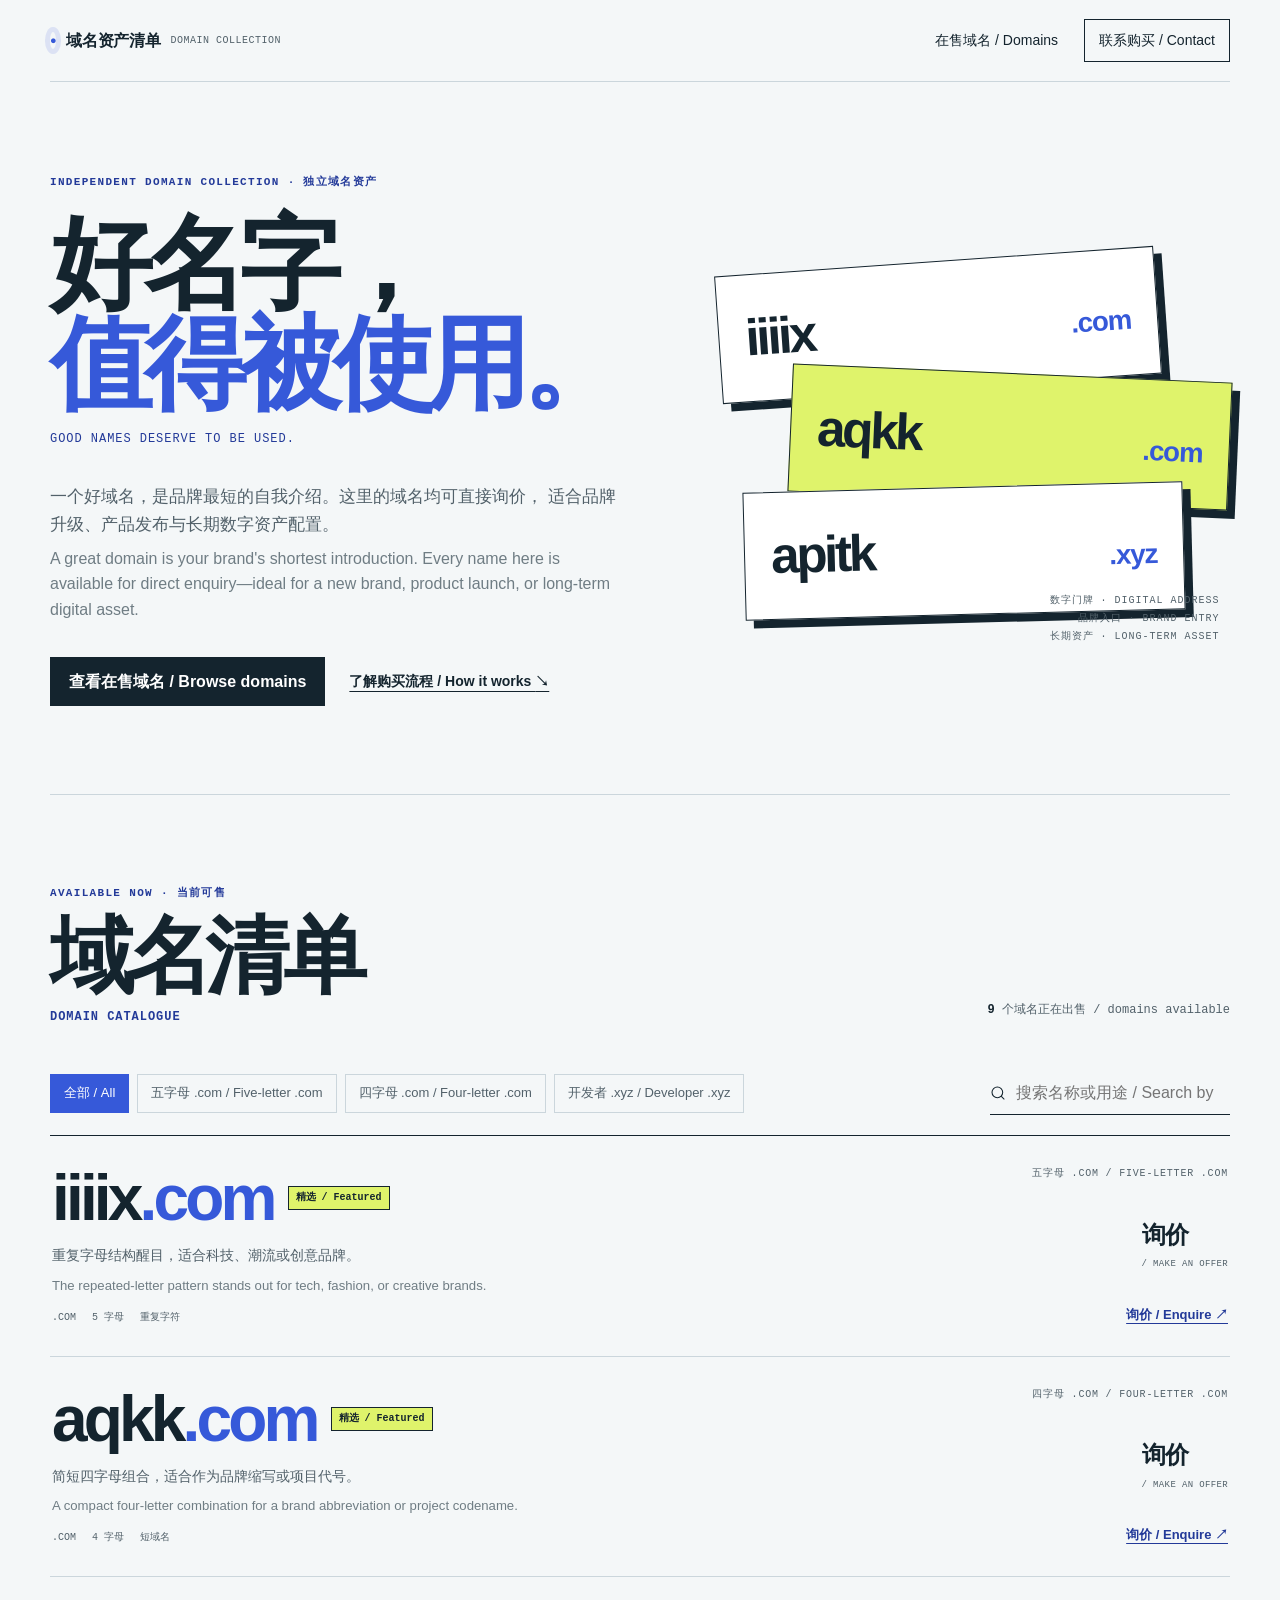
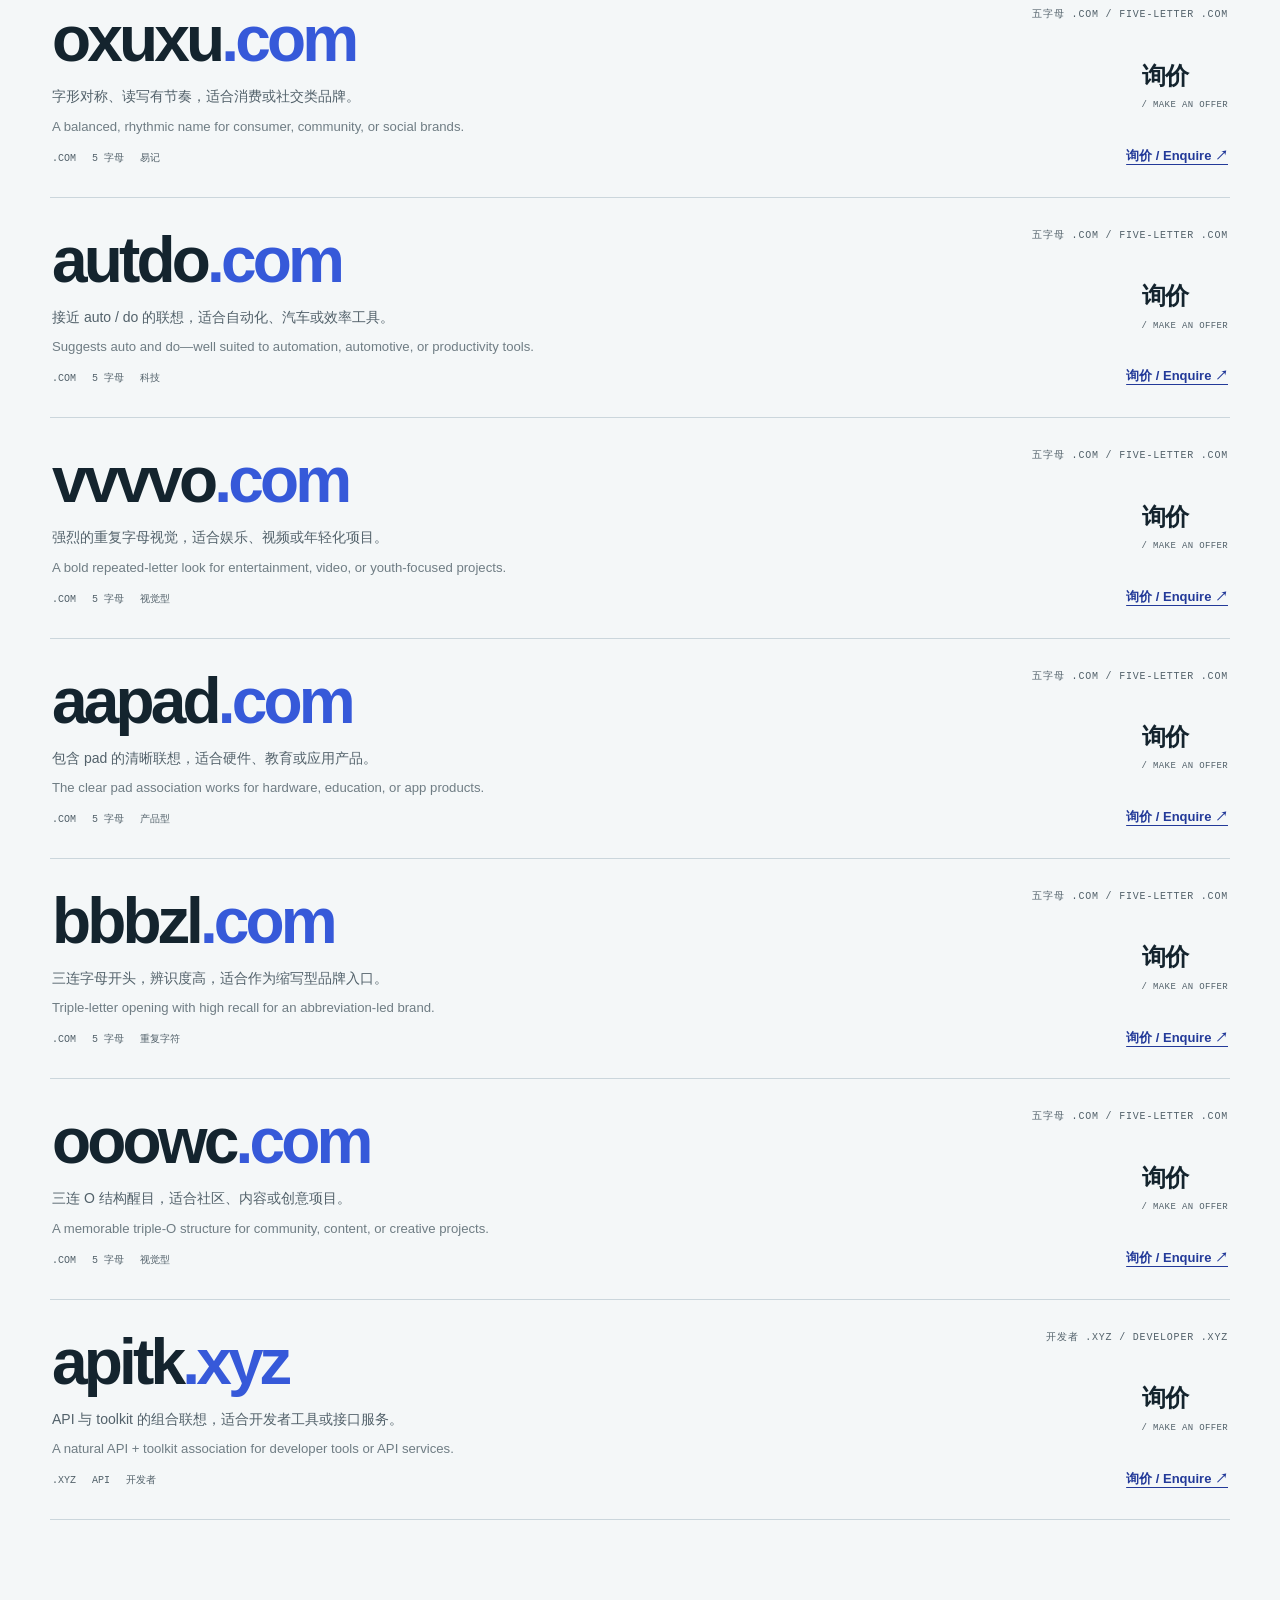
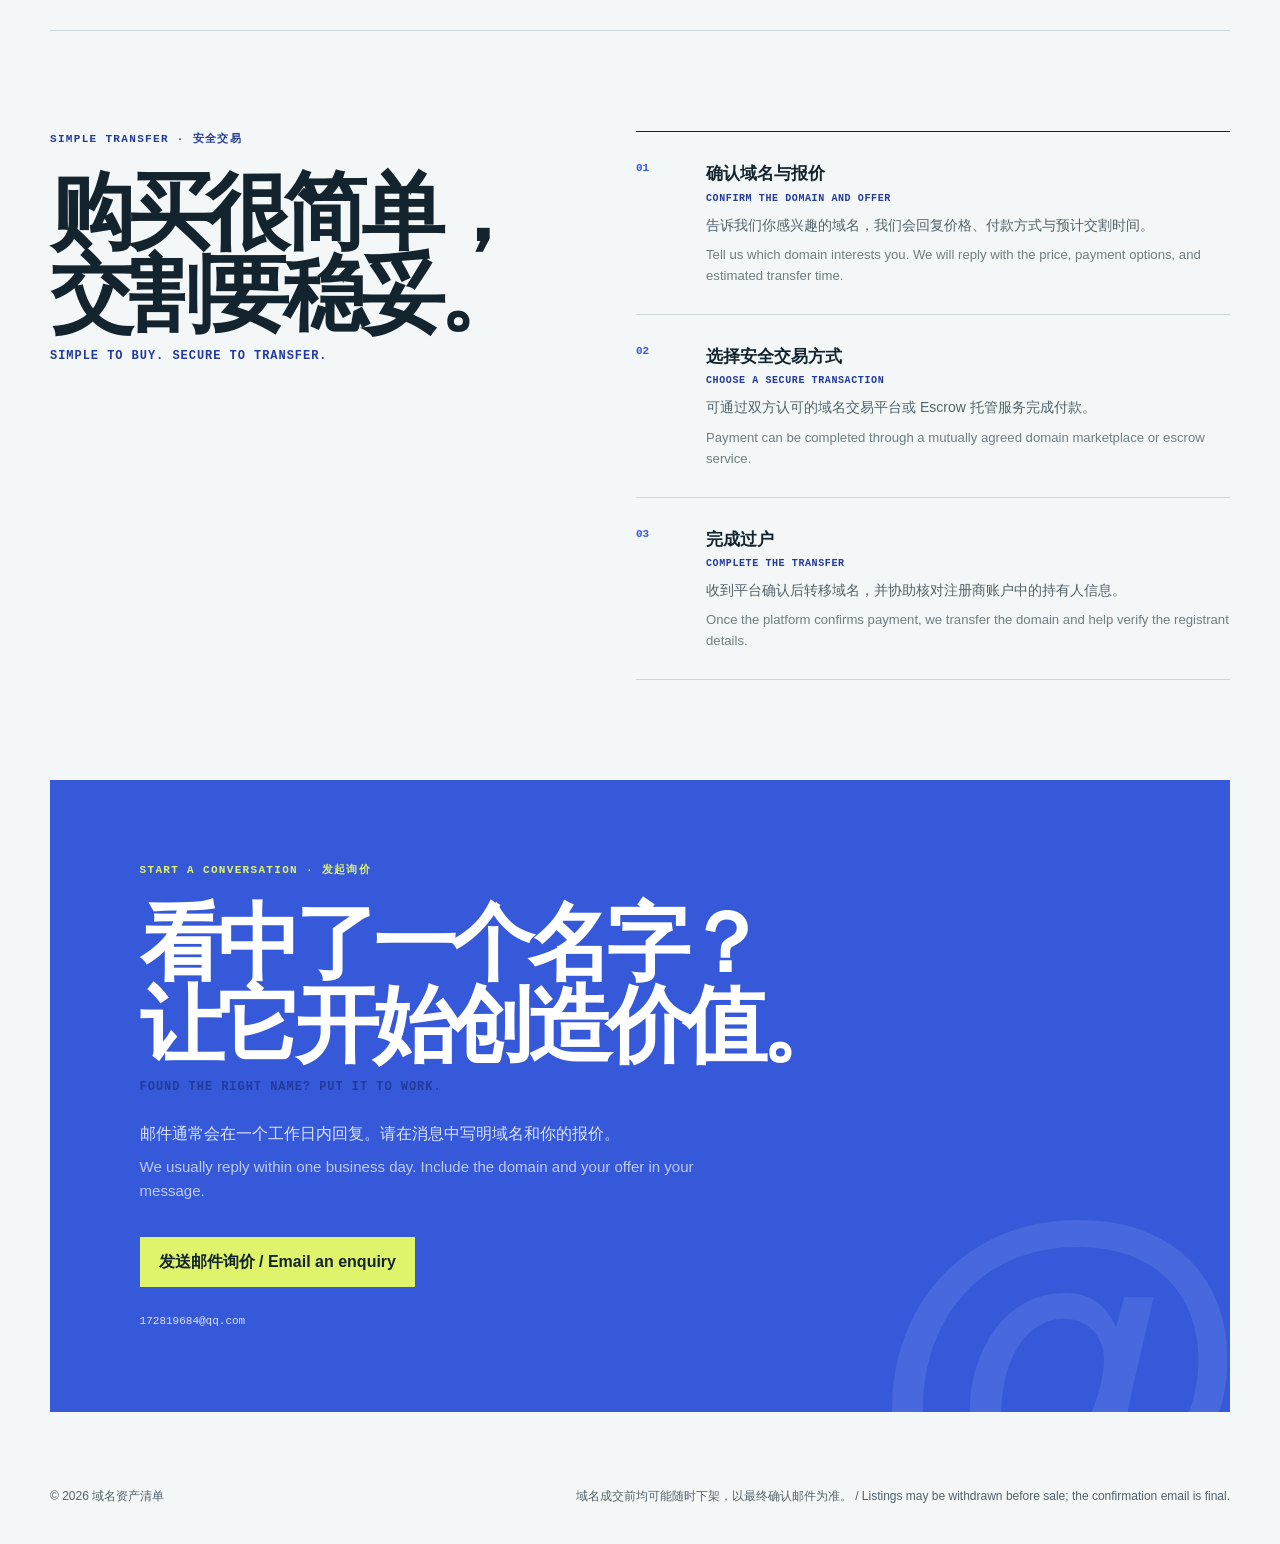
<file: index.html>
<!doctype html>
<html lang="zh-CN">
  <head>
    <meta charset="UTF-8" />
    <meta name="viewport" content="width=device-width, initial-scale=1" />
    <meta
      name="description"
      content="精选品牌域名出售｜Curated brandable domains for sale. 查看域名价格与用途，并直接联系域名持有人。"
    />
    <meta name="theme-color" content="#e8eef2" />
    <meta property="og:title" content="域名资产清单｜Curated Domains for Sale" />
    <meta
      property="og:description"
      content="一个好域名，是品牌最短的自我介绍。A great domain is your brand's shortest introduction."
    />
    <title>域名资产清单｜Curated Domains for Sale</title>
    <link rel="stylesheet" href="./styles.css" />
    <script type="module" src="./app.js"></script>
  </head>
  <body>
    <a class="skip-link" href="#domain-list">跳到域名列表 / Skip to domains</a>

    <header class="site-header">
      <a class="brand" href="#top" aria-label="返回首页">
        <span class="brand-mark" aria-hidden="true">●</span>
        <span data-brand-name>域名资产清单</span>
        <span class="brand-en">Domain Collection</span>
      </a>
      <nav class="header-nav" aria-label="主导航 / Main navigation">
        <a href="#domain-list">在售域名 / Domains</a>
        <a class="nav-contact" href="#contact">联系购买 / Contact</a>
      </nav>
    </header>

    <main id="top">
      <section class="hero" aria-labelledby="hero-title">
        <div class="hero-copy">
          <p class="eyebrow">Independent domain collection · 独立域名资产</p>
          <h1 id="hero-title">好名字，<br /><em>值得被使用。</em></h1>
          <p class="hero-title-en" lang="en">Good names deserve to be used.</p>
          <p class="hero-intro">
            一个好域名，是品牌最短的自我介绍。这里的域名均可直接询价，
            适合品牌升级、产品发布与长期数字资产配置。
            <span class="copy-en" lang="en">A great domain is your brand's shortest introduction. Every name here is available for direct enquiry—ideal for a new brand, product launch, or long-term digital asset.</span>
          </p>
          <div class="hero-actions">
            <a class="button button-primary" href="#domain-list">查看在售域名 / Browse domains</a>
            <a class="text-link" href="#purchase-process">了解购买流程 / How it works <span aria-hidden="true">↘</span></a>
          </div>
        </div>

        <div class="address-stack" aria-label="精选在售域名标签">
          <div class="address-strip address-strip-one" aria-hidden="true">
            <span>iiiix</span><b>.com</b>
          </div>
          <div class="address-strip address-strip-two" aria-hidden="true">
            <span>aqkk</span><b>.com</b>
          </div>
          <div class="address-strip address-strip-three" aria-hidden="true">
            <span>apitk</span><b>.xyz</b>
          </div>
        <div class="asset-note">
            <span>数字门牌 · Digital address</span>
            <span>品牌入口 · Brand entry</span>
            <span>长期资产 · Long-term asset</span>
          </div>
        </div>
      </section>

      <section class="catalogue" aria-labelledby="catalogue-title">
        <div class="section-heading">
          <div>
            <p class="eyebrow">Available now · 当前可售</p>
            <h2 id="catalogue-title">域名清单 <span class="heading-en" lang="en">Domain catalogue</span></h2>
          </div>
          <p><span id="domain-count">0</span> 个域名正在出售 / domains available</p>
        </div>

        <div class="catalogue-controls" aria-label="筛选域名 / Filter domains">
          <div class="filter-list" id="filter-list"></div>
          <label class="search-box">
            <span class="sr-only">搜索域名 / Search domains</span>
            <svg aria-hidden="true" viewBox="0 0 24 24" width="18" height="18">
              <path d="m21 21-4.35-4.35m2.35-5.65a8 8 0 1 1-16 0 8 8 0 0 1 16 0Z" />
            </svg>
            <input id="domain-search" type="search" placeholder="搜索名称或用途 / Search by name or use case" autocomplete="off" />
          </label>
        </div>

        <div class="domain-list" id="domain-list" aria-live="polite"></div>
        <p class="empty-state" id="empty-state" hidden>没有匹配的域名，换个关键词试试。 / No matching domains. Try another search.</p>
      </section>

      <section class="process" id="purchase-process" aria-labelledby="process-title">
        <div class="process-lead">
          <p class="eyebrow">Simple transfer · 安全交易</p>
          <h2 id="process-title">购买很简单，<br />交割要稳妥。 <span class="heading-en" lang="en">Simple to buy. Secure to transfer.</span></h2>
        </div>
        <ol class="process-steps">
          <li>
            <span>01</span>
            <div>
              <h3>确认域名与报价 <span class="step-en" lang="en">Confirm the domain and offer</span></h3>
              <p>告诉我们你感兴趣的域名，我们会回复价格、付款方式与预计交割时间。<span class="copy-en" lang="en">Tell us which domain interests you. We will reply with the price, payment options, and estimated transfer time.</span></p>
            </div>
          </li>
          <li>
            <span>02</span>
            <div>
              <h3>选择安全交易方式 <span class="step-en" lang="en">Choose a secure transaction</span></h3>
              <p>可通过双方认可的域名交易平台或 Escrow 托管服务完成付款。<span class="copy-en" lang="en">Payment can be completed through a mutually agreed domain marketplace or escrow service.</span></p>
            </div>
          </li>
          <li>
            <span>03</span>
            <div>
              <h3>完成过户 <span class="step-en" lang="en">Complete the transfer</span></h3>
              <p>收到平台确认后转移域名，并协助核对注册商账户中的持有人信息。<span class="copy-en" lang="en">Once the platform confirms payment, we transfer the domain and help verify the registrant details.</span></p>
            </div>
          </li>
        </ol>
      </section>

      <section class="contact" id="contact" aria-labelledby="contact-title">
        <p class="eyebrow">Start a conversation · 发起询价</p>
        <h2 id="contact-title">看中了一个名字？<br />让它开始创造价值。 <span class="heading-en" lang="en">Found the right name? Put it to work.</span></h2>
        <p>邮件通常会在一个工作日内回复。请在消息中写明域名和你的报价。<span class="copy-en" lang="en">We usually reply within one business day. Include the domain and your offer in your message.</span></p>
        <div class="contact-actions">
          <a class="button button-light" id="email-contact" href="mailto:172819684@qq.com">发送邮件询价 / Email an enquiry</a>
        </div>
        <p class="contact-detail">
          <span id="contact-email">172819684@qq.com</span>
        </p>
      </section>
    </main>

    <footer>
      <p>© <span id="current-year"></span> <span data-brand-name>域名资产清单</span></p>
      <p>域名成交前均可能随时下架，以最终确认邮件为准。 / Listings may be withdrawn before sale; the confirmation email is final.</p>
    </footer>
  </body>
</html>
</file>
<file: styles.css>
:root {
  --paper: #f4f7f8;
  --paper-blue: #e8eef2;
  --ink: #14242e;
  --ink-soft: #52616a;
  --line: #cbd6dc;
  --blue: #3659d9;
  --blue-dark: #233a99;
  --lime: #dff36b;
  --white: #ffffff;
  --display: "Arial Narrow", "Aptos Display", "PingFang SC", sans-serif;
  --body: Inter, ui-sans-serif, -apple-system, BlinkMacSystemFont, "Segoe UI", "PingFang SC", sans-serif;
  --utility: ui-monospace, "SFMono-Regular", Consolas, monospace;
}

* {
  box-sizing: border-box;
}

html {
  scroll-behavior: smooth;
}

body {
  margin: 0;
  color: var(--ink);
  background: var(--paper);
  font-family: var(--body);
  line-height: 1.6;
  -webkit-font-smoothing: antialiased;
}

button,
input {
  font: inherit;
}

a {
  color: inherit;
}

.skip-link {
  position: fixed;
  z-index: 100;
  top: 12px;
  left: 12px;
  padding: 10px 14px;
  background: var(--ink);
  color: var(--white);
  transform: translateY(-150%);
}

.skip-link:focus {
  transform: translateY(0);
}

.site-header,
main,
footer {
  width: min(1180px, calc(100% - 48px));
  margin-inline: auto;
}

.site-header {
  height: 82px;
  display: flex;
  align-items: center;
  justify-content: space-between;
  border-bottom: 1px solid var(--line);
}

.brand {
  display: inline-flex;
  align-items: center;
  gap: 10px;
  font-weight: 750;
  text-decoration: none;
  letter-spacing: -0.02em;
}

.brand-en {
  color: var(--ink-soft);
  font-family: var(--utility);
  font-size: 10px;
  font-weight: 500;
  letter-spacing: 0.05em;
  text-transform: uppercase;
}

.brand-mark {
  color: var(--blue);
  font-size: 11px;
  box-shadow: 0 0 0 5px color-mix(in srgb, var(--blue) 13%, transparent);
  border-radius: 50%;
}

.header-nav {
  display: flex;
  align-items: center;
  gap: 26px;
  font-size: 14px;
}

.header-nav a {
  text-decoration: none;
}

.header-nav a:hover {
  color: var(--blue);
}

.nav-contact {
  padding: 9px 14px;
  border: 1px solid var(--ink);
}

.hero {
  min-height: 670px;
  padding: 92px 0 88px;
  display: grid;
  grid-template-columns: 1.05fr 0.95fr;
  gap: 80px;
  align-items: center;
}

.eyebrow {
  margin: 0 0 22px;
  color: var(--blue-dark);
  font-family: var(--utility);
  font-size: 11px;
  font-weight: 700;
  letter-spacing: 0.12em;
  text-transform: uppercase;
}

.hero h1,
.section-heading h2,
.process h2,
.contact h2 {
  margin: 0;
  font-family: var(--display);
  font-weight: 800;
  letter-spacing: -0.075em;
  line-height: 0.98;
}

.hero h1 {
  font-size: clamp(64px, 8vw, 112px);
}

.hero h1 em {
  color: var(--blue);
  font-style: normal;
}

.hero-title-en {
  margin: 16px 0 0;
  color: var(--blue-dark);
  font-family: var(--utility);
  font-size: 12px;
  letter-spacing: 0.08em;
  text-transform: uppercase;
}

.hero-intro {
  max-width: 570px;
  margin: 34px 0 0;
  color: var(--ink-soft);
  font-size: 17px;
}

.hero-actions,
.contact-actions {
  margin-top: 34px;
  display: flex;
  align-items: center;
  gap: 24px;
}

.button {
  min-height: 48px;
  padding: 11px 18px;
  display: inline-flex;
  align-items: center;
  justify-content: center;
  border: 1px solid transparent;
  cursor: pointer;
  text-decoration: none;
  font-weight: 700;
  transition: transform 160ms ease, background 160ms ease, color 160ms ease;
}

.button:hover {
  transform: translateY(-2px);
}

.button-primary {
  background: var(--ink);
  color: var(--white);
}

.text-link {
  font-size: 14px;
  font-weight: 700;
  text-decoration-thickness: 1px;
  text-underline-offset: 5px;
}

.address-stack {
  position: relative;
  min-height: 370px;
}

.address-strip {
  position: absolute;
  width: min(440px, 96%);
  padding: 22px 26px;
  display: flex;
  align-items: baseline;
  justify-content: space-between;
  background: var(--white);
  border: 1px solid var(--ink);
  box-shadow: 8px 8px 0 var(--ink);
  font-family: var(--display);
  font-size: clamp(34px, 4vw, 54px);
  font-weight: 800;
  letter-spacing: -0.065em;
  transform-origin: center;
}

.address-strip b {
  color: var(--blue);
  font-size: 0.54em;
  letter-spacing: -0.04em;
}

.address-strip-one {
  top: 6px;
  left: 2%;
  transform: rotate(-4deg);
}

.address-strip-two {
  top: 118px;
  right: 0;
  background: var(--lime);
  transform: rotate(2.5deg);
}

.address-strip-three {
  top: 232px;
  left: 7%;
  transform: rotate(-1.5deg);
}

.asset-note {
  position: absolute;
  right: 2%;
  bottom: -20px;
  display: grid;
  gap: 2px;
  color: var(--ink-soft);
  font-family: var(--utility);
  font-size: 10px;
  letter-spacing: 0.1em;
  text-align: right;
  text-transform: uppercase;
}

.catalogue {
  padding: 90px 0 110px;
  border-top: 1px solid var(--line);
}

.section-heading {
  display: flex;
  align-items: flex-end;
  justify-content: space-between;
  gap: 32px;
}

.section-heading .eyebrow {
  margin-bottom: 12px;
}

.section-heading h2,
.process h2,
.contact h2 {
  font-size: clamp(48px, 7vw, 84px);
}

.heading-en {
  display: block;
  margin-top: 12px;
  color: var(--blue-dark);
  font-family: var(--utility);
  font-size: 12px;
  font-weight: 700;
  letter-spacing: 0.08em;
  line-height: 1.4;
  text-transform: uppercase;
}

.copy-en {
  display: block;
  margin-top: 8px;
  color: color-mix(in srgb, currentColor 82%, transparent);
  font-size: 0.94em;
}

.section-heading > p {
  margin: 0 0 6px;
  color: var(--ink-soft);
  font-family: var(--utility);
  font-size: 12px;
}

.section-heading > p span {
  color: var(--ink);
  font-weight: 800;
}

.catalogue-controls {
  margin: 45px 0 20px;
  display: flex;
  align-items: center;
  justify-content: space-between;
  gap: 28px;
}

.filter-list {
  display: flex;
  flex-wrap: wrap;
  gap: 8px;
}

.filter-button {
  padding: 8px 13px;
  color: var(--ink-soft);
  background: transparent;
  border: 1px solid var(--line);
  cursor: pointer;
  font-size: 13px;
}

.filter-button[aria-pressed="true"] {
  color: var(--white);
  background: var(--blue);
  border-color: var(--blue);
}

.search-box {
  min-width: 240px;
  display: flex;
  align-items: center;
  gap: 10px;
  border-bottom: 1px solid var(--ink);
}

.search-box svg {
  fill: none;
  stroke: currentColor;
  stroke-linecap: round;
  stroke-width: 1.6;
}

.search-box input {
  width: 100%;
  padding: 9px 0;
  color: var(--ink);
  background: transparent;
  border: 0;
  outline: 0;
}

.domain-list {
  border-top: 1px solid var(--ink);
}

.domain-card {
  padding: 30px 2px;
  display: grid;
  grid-template-columns: 1fr 230px;
  gap: 46px;
  border-bottom: 1px solid var(--line);
  transition: background 160ms ease, padding 160ms ease;
}

.domain-card:hover {
  padding-inline: 18px;
  background: var(--white);
}

.domain-name-row {
  display: flex;
  align-items: center;
  gap: 14px;
}

.domain-card h3 {
  margin: 0;
  font-family: var(--display);
  font-size: clamp(34px, 5vw, 64px);
  line-height: 1;
  letter-spacing: -0.06em;
}

.domain-card h3 b {
  color: var(--blue);
}

.featured-badge {
  padding: 3px 7px;
  background: var(--lime);
  border: 1px solid var(--ink);
  font-family: var(--utility);
  font-size: 10px;
  font-weight: 800;
}

.domain-identity > p {
  max-width: 660px;
  margin: 14px 0;
  color: var(--ink-soft);
  font-size: 14px;
}

.tag-list {
  margin: 0;
  padding: 0;
  display: flex;
  gap: 16px;
  list-style: none;
  color: var(--ink-soft);
  font-family: var(--utility);
  font-size: 10px;
  text-transform: uppercase;
}

.domain-offer {
  display: grid;
  justify-items: end;
  align-content: space-between;
}

.category-label {
  color: var(--ink-soft);
  font-family: var(--utility);
  font-size: 10px;
  letter-spacing: 0.08em;
  text-transform: uppercase;
}

.domain-offer strong {
  font-size: 24px;
  letter-spacing: -0.04em;
}

.domain-offer strong small {
  display: block;
  margin-top: 3px;
  color: var(--ink-soft);
  font-family: var(--utility);
  font-size: 9px;
  font-weight: 500;
  letter-spacing: 0.04em;
  text-transform: uppercase;
}

.domain-offer a {
  color: var(--blue-dark);
  font-size: 13px;
  font-weight: 800;
  text-underline-offset: 4px;
}

.empty-state {
  margin: 0;
  padding: 70px 0;
  color: var(--ink-soft);
  text-align: center;
  border-bottom: 1px solid var(--line);
}

.process {
  padding: 100px 0;
  display: grid;
  grid-template-columns: 0.9fr 1.1fr;
  gap: 100px;
  border-top: 1px solid var(--line);
}

.process-steps {
  margin: 0;
  padding: 0;
  list-style: none;
  border-top: 1px solid var(--ink);
}

.process-steps li {
  padding: 28px 0;
  display: grid;
  grid-template-columns: 52px 1fr;
  gap: 18px;
  border-bottom: 1px solid var(--line);
}

.process-steps li > span {
  color: var(--blue);
  font-family: var(--utility);
  font-size: 11px;
  font-weight: 800;
}

.process-steps h3 {
  margin: 0 0 7px;
  font-size: 17px;
}

.step-en {
  display: block;
  margin-top: 3px;
  color: var(--blue-dark);
  font-family: var(--utility);
  font-size: 10px;
  font-weight: 700;
  letter-spacing: 0.06em;
  text-transform: uppercase;
}

.process-steps p {
  margin: 0;
  color: var(--ink-soft);
  font-size: 14px;
}

.contact {
  margin-bottom: 36px;
  padding: 82px clamp(26px, 7vw, 94px);
  color: var(--white);
  background: var(--blue);
  position: relative;
  overflow: hidden;
}

.contact::after {
  content: "@";
  position: absolute;
  right: -20px;
  bottom: -145px;
  color: color-mix(in srgb, var(--white) 9%, transparent);
  font-family: var(--display);
  font-size: 390px;
  font-weight: 900;
  line-height: 1;
  pointer-events: none;
}

.contact > * {
  position: relative;
  z-index: 1;
}

.contact .eyebrow {
  color: var(--lime);
}

.contact h2 {
  max-width: 820px;
}

.contact > p:not(.eyebrow, .contact-detail, .copy-status) {
  max-width: 580px;
  margin: 26px 0 0;
  color: #dce3ff;
}

.button-light {
  color: var(--ink);
  background: var(--lime);
}

.button-ghost {
  color: var(--white);
  background: transparent;
  border-color: color-mix(in srgb, var(--white) 55%, transparent);
}

.contact-detail {
  margin: 26px 0 0;
  display: flex;
  flex-wrap: wrap;
  gap: 11px;
  color: #dce3ff;
  font-family: var(--utility);
  font-size: 11px;
}

footer {
  min-height: 96px;
  display: flex;
  align-items: center;
  justify-content: space-between;
  gap: 24px;
  color: var(--ink-soft);
  font-size: 12px;
}

.sr-only {
  position: absolute;
  width: 1px;
  height: 1px;
  padding: 0;
  margin: -1px;
  overflow: hidden;
  clip: rect(0, 0, 0, 0);
  white-space: nowrap;
  border: 0;
}

:focus-visible {
  outline: 3px solid var(--lime);
  outline-offset: 3px;
}

@media (max-width: 820px) {
  .site-header,
  main,
  footer {
    width: min(100% - 32px, 1180px);
  }

  .hero {
    min-height: auto;
    padding: 68px 0 78px;
    grid-template-columns: 1fr;
    gap: 70px;
  }

  .address-stack {
    width: min(520px, 100%);
    margin-inline: auto;
  }

  .catalogue-controls,
  .process {
    align-items: stretch;
    grid-template-columns: 1fr;
  }

  .catalogue-controls {
    flex-direction: column;
  }

  .filter-list,
  .search-box {
    width: 100%;
  }

  .process {
    gap: 48px;
  }
}

@media (max-width: 600px) {
  .site-header {
    height: 70px;
  }

  .header-nav > a:first-child {
    display: none;
  }

  .hero {
    padding-top: 54px;
  }

  .hero h1 {
    font-size: clamp(56px, 18vw, 78px);
  }

  .hero-actions {
    align-items: stretch;
    flex-direction: column;
  }

  .hero-actions .text-link {
    align-self: flex-start;
  }

  .address-stack {
    min-height: 310px;
  }

  .address-strip {
    padding: 18px;
    box-shadow: 6px 6px 0 var(--ink);
    font-size: clamp(30px, 10vw, 44px);
  }

  .address-strip-two {
    top: 96px;
  }

  .address-strip-three {
    top: 190px;
  }

  .asset-note {
    bottom: 0;
  }

  .section-heading {
    align-items: flex-start;
    flex-direction: column;
  }

  .domain-card {
    padding-block: 26px;
    grid-template-columns: 1fr;
    gap: 22px;
  }

  .domain-card:hover {
    padding-inline: 8px;
  }

  .domain-name-row {
    align-items: flex-start;
  }

  .domain-offer {
    grid-template-columns: 1fr auto;
    justify-items: start;
    gap: 8px 20px;
  }

  .domain-offer strong {
    grid-row: 1 / 3;
    grid-column: 2;
    align-self: center;
  }

  .process,
  .catalogue {
    padding-block: 76px;
  }

  .contact {
    width: 100%;
    margin-bottom: 0;
  }

  footer {
    padding-block: 24px;
    align-items: flex-start;
    flex-direction: column;
    gap: 2px;
  }
}

@media (prefers-reduced-motion: reduce) {
  html {
    scroll-behavior: auto;
  }

  *,
  *::before,
  *::after {
    scroll-behavior: auto !important;
    transition-duration: 0.01ms !important;
  }
}
</file>
